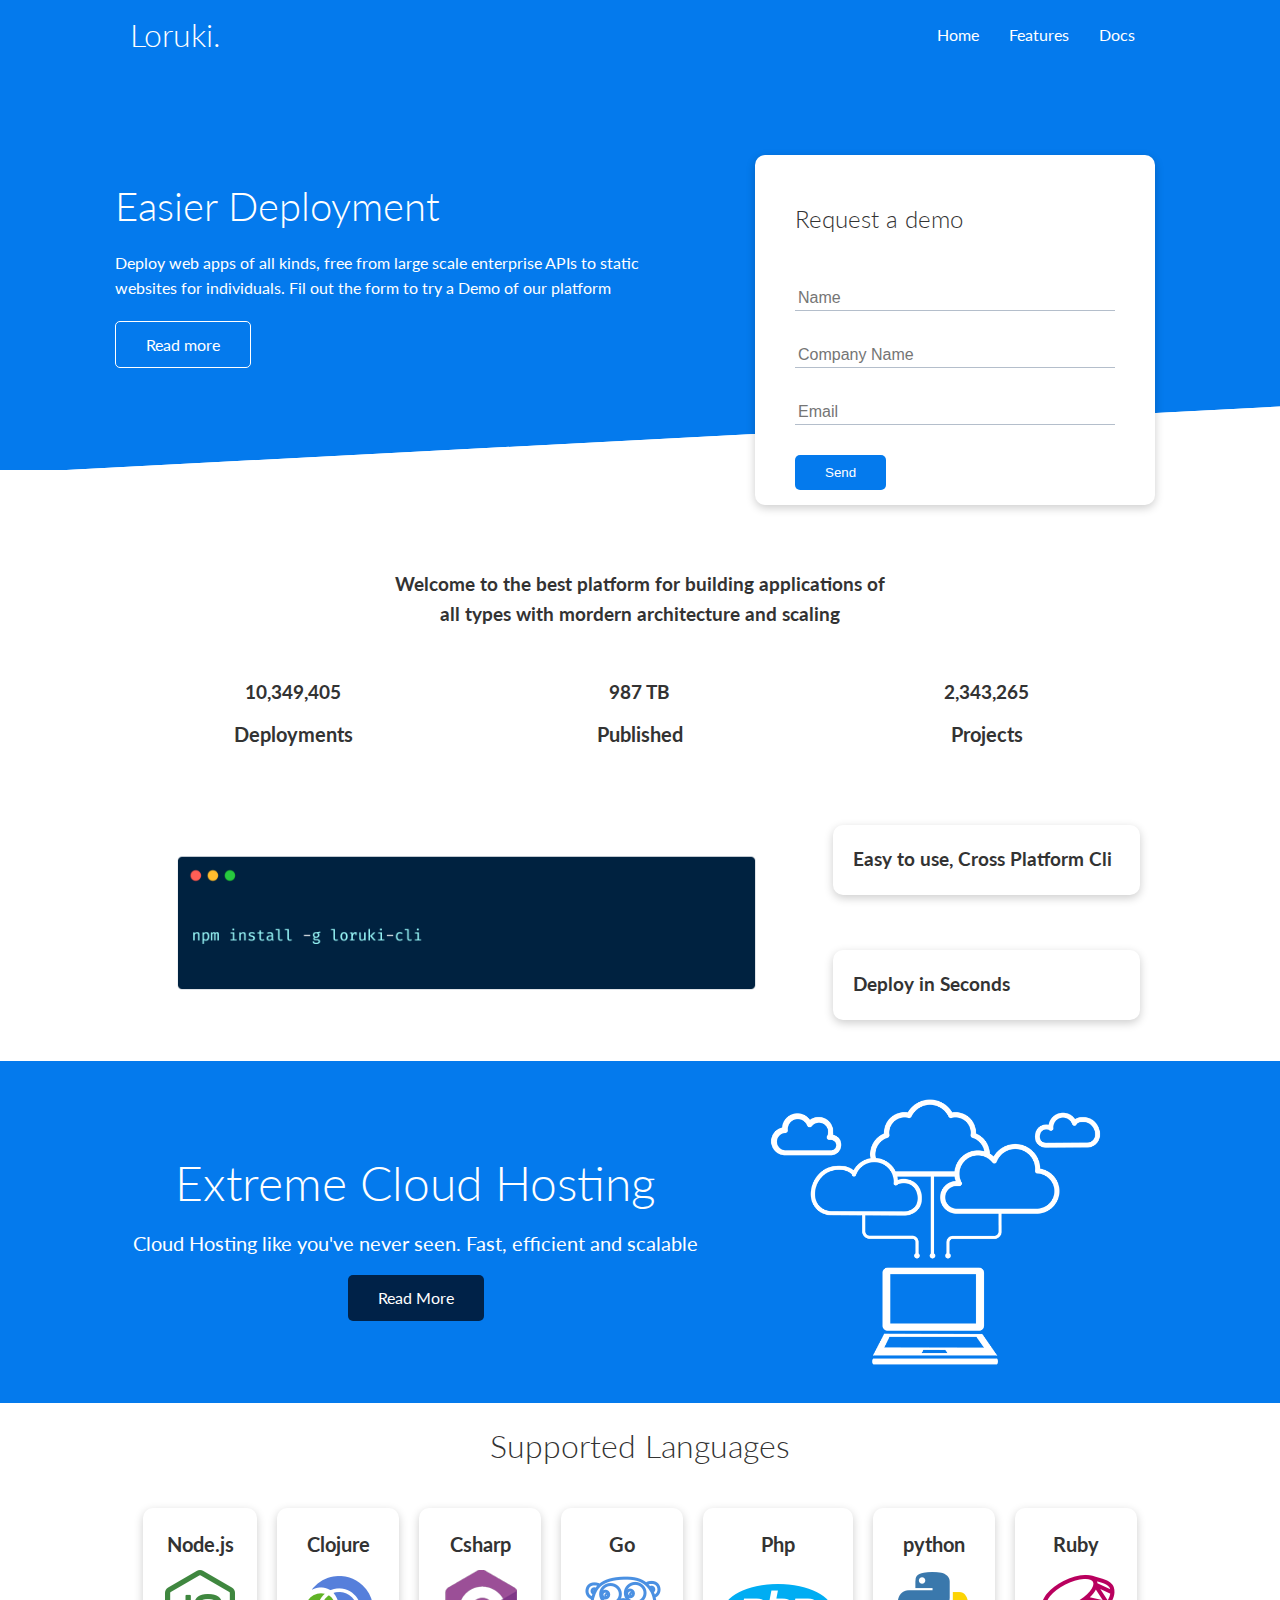
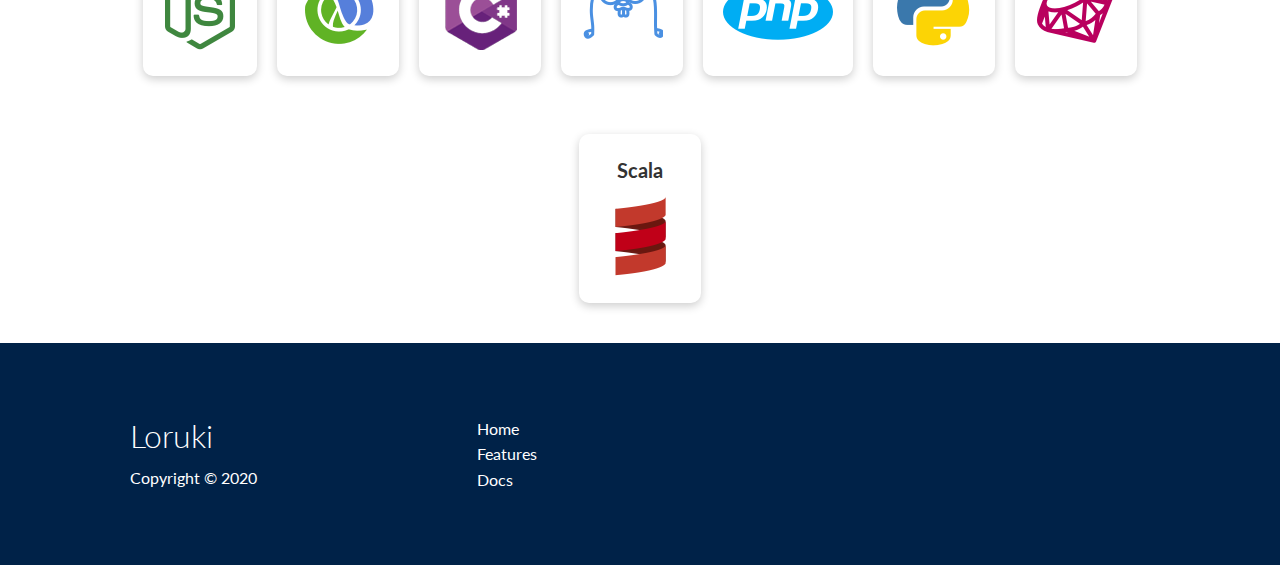
<file: index.html>
<!DOCTYPE html>
<html lang="en">
<head>
    <meta charset="UTF-8">
    <meta name="viewport" content="width=device-width, initial-scale=1.0">
    <link rel="stylesheet" href="https://cdnjs.cloudflare.com/ajax/libs/font-awesome/5.15.1/css/all.min.css" integrity="sha512-+4zCK9k+qNFUR5X+cKL9EIR+ZOhtIloNl9GIKS57V1MyNsYpYcUrUeQc9vNfzsWfV28IaLL3i96P9sdNyeRssA==" crossorigin="anonymous" />
    <link rel="stylesheet" href="css/utilities.css">
    <link rel="stylesheet" href="css/style.css">
    <title>Loruki | Cloud Hosting For Everyone</title>
</head>
<body>
    <!-- Navbar -->
    <div class="navbar">
        <div class="container flex">
            <h1 class="logo">Loruki.</h1>
            <nav>
                <ul>
                    <li><a href="index.html">Home</a></li>
                    <li><a href="features.html">Features</a></li>
                    <li><a href="docs.html">Docs</a></li>
                </ul>
            </nav>
        </div>
    </div>

    <!-- Showcase -->
    <section class="showcase">
        <div class="container grid">
            <div class="showcase-text">
                <h1>Easier Deployment</h1>
                <p>Deploy web apps of all kinds,
                    free from large scale enterprise
                    APIs to static websites for 
                    individuals. Fil out the form to try a Demo 
                    of our platform
                </p>
                <a href="features.html" class="btn btn-outline">Read more</a>
            </div>

            <div class="showcase-form card">
                <h2>Request a demo</h2>
                <form name="contact" method="POST" netlify-honeypot="bot-field" data-netlify="true">
                    <input type="hidden" name="form-name" value="contact">
                    <p class="hidden">
                        <label>Don’t fill this out if you're human: <input name="bot-field" /></label>
                      </p>
                    <div class="form-control">
                        <input type="text" name="Name" placeholder="Name" required>
                    </div>
                    <div class="form-control">
                        <input type="text" name="Company" placeholder="Company Name" required>
                    </div>
                    <div class="form-control">
                        <input type="text" name="email" placeholder="Email" required>

                    </div>
                    <input type="submit" value="Send" class="btn btn-primary">
                </form>
            </div>
        </div>
    </section>
<!-- Stats -->
<section class="stats">
    <div class="container">
        <h3 class="stats-heading text-center my-1">
            Welcome to the best platform for building applications
            of all types with mordern architecture and scaling
        </h3>

        <div class="grid grid-3 text-center my-4">
            <div>
                <i class="fas fa-server fa-3x"></i>
                <h3>10,349,405</h3>
                <p class="text-secondary">Deployments</p>
            </div>
            <div>
                <i class="fas fa-upload fa-3x"></i>
                <h3>987 TB</h3>
                <p class="text-secondary">Published</p>
            </div>
            <div>
                <i class="fas fa-project-diagram fa-3x"></i>
                <h3>2,343,265</h3>
                <p class="text-secondary">Projects</p>
            </div>
        </div>
    </div>
</section>
    
<!-- Cli -->
<section class="cli">
    <div class="container grid">
        <img src="images/cli.png" alt="">
        <div class="card">
            <h3>Easy to use, Cross Platform Cli</h3>
        </div>
        <div class="card">
            <h3>Deploy in Seconds</h3>
        </div>
    </div>
</section>
<!-- Cloud -->
<section class="cloud bg-primary my-2 py-2">
<div class="container grid">
    <div class="text-center">
        <h2 class="lg">Extreme Cloud Hosting</h2>
        <p class="lead my-1">Cloud Hosting like you've never
            seen. Fast, efficient and scalable
        </p>
        <a href="features.html" class="btn btn-dark">Read More</a>
    </div>
    <img src="images/cloud.png" alt="">
</div>
</section>

<!-- language -->
  <section class="languages">
    <h2 class="md text-center my-2">
        Supported Languages
    </h2>
    <div class="container flex">
        <div class="card">
         <h4>Node.js</h4>
         <img src="images/logos/node.png" alt="">
        </div>
        <div class="card">
         <h4>Clojure</h4>
         <img src="images/logos/clojure.png" alt="">
        </div>
        <div class="card">
         <h4>Csharp</h4>
         <img src="images/logos/csharp.png" alt="">
        </div>
        <div class="card">
         <h4>Go</h4>
         <img src="images/logos/go.png" alt="">
        </div>
        <div class="card">
         <h4>Php</h4>
         <img src="images/logos/php.png" alt="">
        </div>
        <div class="card">
         <h4>python</h4>
         <img src="images/logos/python.png" alt="">
        </div>
        <div class="card">
         <h4>Ruby</h4>
         <img src="images/logos/ruby.png" alt="">
        </div>
        <div class="card">
         <h4>Scala</h4>
         <img src="images/logos/scala.png" alt="">
        </div>
    </div>
  </section>

  <!-- Footer -->
  <footer class="footer bg-dark py-5">
      <div class="container grid grid-3">
          <div>
              <h1>Loruki

              </h1>
              <p>Copyright &copy; 2020</p>
          </div>
          <nav>
              <ul>
                  <li><a href="index.html">Home</a></li>
                  <li><a href="features.html">Features</a></li>
                  <li><a href="docs.html">Docs</a></li>
              </ul>
          </nav>
          <div class="social">
              <a href="#"><i class="fab fa-github fa-2x"></i></a>
              <a href="#"><i class="fab fa-facebook fa-2x"></i></a>
              <a href="#"><i class="fab fa-instagram fa-2x"></i></a>
              <a href="#"><i class="fab fa-twitter fa-2x"></i></a>
          </div>
      </div>
  </footer>

</body>
</html>
</file>
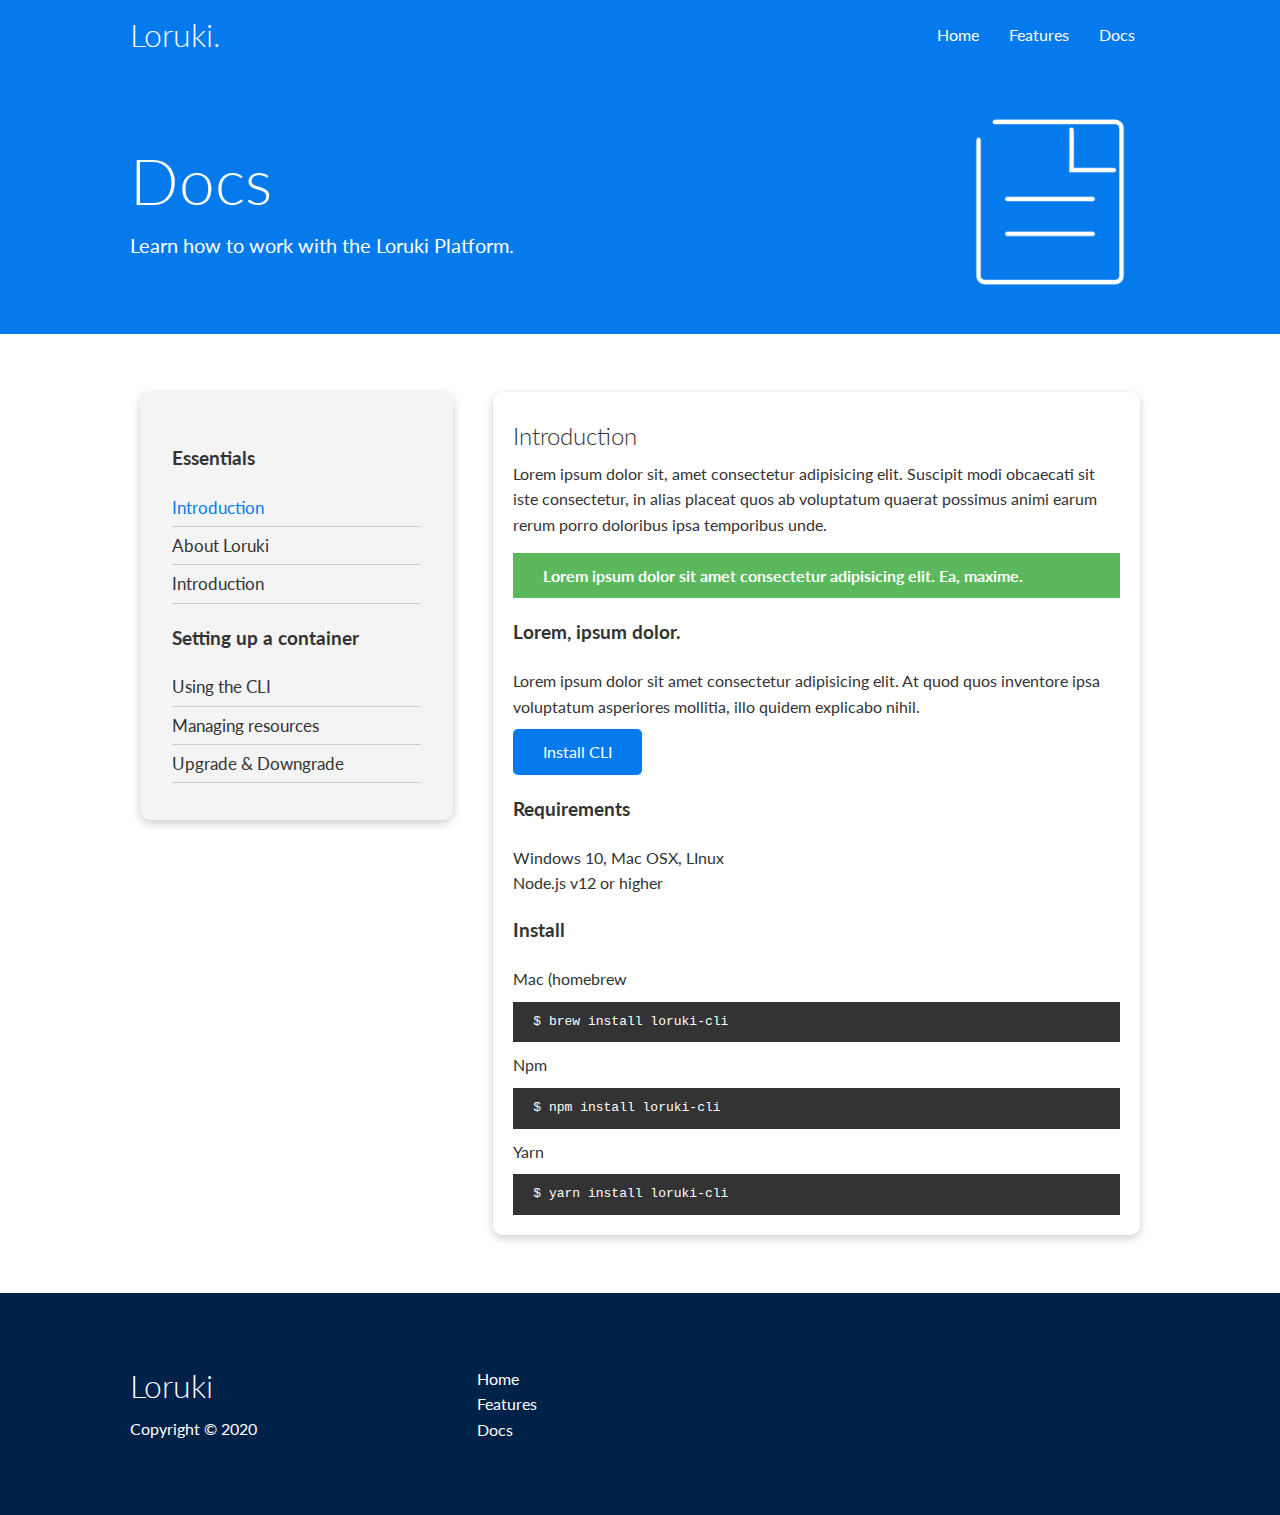
<file: docs.html>
<!DOCTYPE html>
<html lang="en">
<head>
    <meta charset="UTF-8">
    <meta name="viewport" content="width=device-width, initial-scale=1.0">
    <link rel="stylesheet" href="https://cdnjs.cloudflare.com/ajax/libs/font-awesome/5.15.1/css/all.min.css" integrity="sha512-+4zCK9k+qNFUR5X+cKL9EIR+ZOhtIloNl9GIKS57V1MyNsYpYcUrUeQc9vNfzsWfV28IaLL3i96P9sdNyeRssA==" crossorigin="anonymous" />
    <link rel="stylesheet" href="css/utilities.css">
    <link rel="stylesheet" href="css/style.css">
    <title>Loruki | Cloud Hosting For Everyone</title>
</head>
<body>
    <!-- Navbar -->
    <div class="navbar">
        <div class="container flex">
            <h1 class="logo">Loruki.</h1>
            <nav>
                <ul>
                    <li><a href="index.html">Home</a></li>
                    <li><a href="features.html">Features</a></li>
                    <li><a href="docs.html">Docs</a></li>
                </ul>
            </nav>
        </div>
    </div>

    <!-- Head -->
    <section class="docs-head bg-primary py-3">
        <div class="container grid">
            <div>
            <h1 class="xl">Docs</h1>
            <p class="lead">
                Learn how to work with the Loruki Platform.
            </p>
            </div>
            <img src="images/docs.png" alt="">
       </div>
    </section>

    <!-- Docs main -->

    <section class="docs-main my-4">
        <div class="container grid">
            <div class="card bg-light p-3">
                <h3 class="my-2">Essentials</h3>
                <nav>
                    <ul>
                        <li><a class="text-primary" href="#">Introduction</a></li>
                        <li><a href="#">About Loruki</a></li>
                        <li><a href="#">Introduction</a></li>
                    </ul>
                </nav>

                <h3 class="my-2">Setting up a container</h3>
                <nav>
                    <ul>
                        <li><a href="#">Using the CLI</a></li>
                        <li><a href="#">Managing resources</a></li>
                        <li><a href="#">Upgrade & Downgrade</a></li>
                    </ul>
                </nav>
            </div>
            <div class="card">
                <h2>Introduction</h2>
                <p>Lorem ipsum dolor sit, amet consectetur 
                    adipisicing elit. Suscipit modi obcaecati 
                    sit iste consectetur, in alias placeat quos 
                    ab voluptatum quaerat possimus animi earum 
                    rerum porro doloribus ipsa temporibus unde.</p>
                    <div class="alert alert-success">
                        <i class="fas fa-info"></i>Lorem ipsum dolor sit amet 
                        consectetur adipisicing elit. Ea, maxime.
                    </div>
                    <h3>Lorem, ipsum dolor.</h3>
                    <p>Lorem ipsum dolor sit amet consectetur 
                        adipisicing elit. At quod quos inventore ipsa voluptatum asperiores mollitia, 
                        illo quidem explicabo nihil.</p>
                        <a href="#" class="btn btn-primary">Install CLI</a>

                        <h3>Requirements</h3>
                        <ul>
                            <li>Windows 10, Mac OSX, LInux</li>
                            <li>Node.js v12 or higher</li>
                        </ul>

                        <h3>Install</h3>
                        <p>Mac (homebrew</p>
                        <pre><code>$ brew install loruki-cli</code></pre>
                        <p>Npm</p>
                        <pre><code>$ npm install loruki-cli</code></pre>
                        <p>Yarn</p>
                        <pre><code>$ yarn install loruki-cli</code></pre>
            </div>
        </div>
    </section>



  <!-- Footer -->
  <footer class="footer bg-dark py-5">
      <div class="container grid grid-3">
          <div>
              <h1>Loruki

              </h1>
              <p>Copyright &copy; 2020</p>
          </div>
          <nav>
              <ul>
                  <li><a href="index.html">Home</a></li>
                  <li><a href="features.html">Features</a></li>
                  <li><a href="docs.html">Docs</a></li>
              </ul>
          </nav>
          <div class="social">
              <a href="#"><i class="fab fa-github fa-2x"></i></a>
              <a href="#"><i class="fab fa-facebook fa-2x"></i></a>
              <a href="#"><i class="fab fa-instagram fa-2x"></i></a>
              <a href="#"><i class="fab fa-twitter fa-2x"></i></a>
          </div>
      </div>
  </footer>

</body>
</html>
</file>
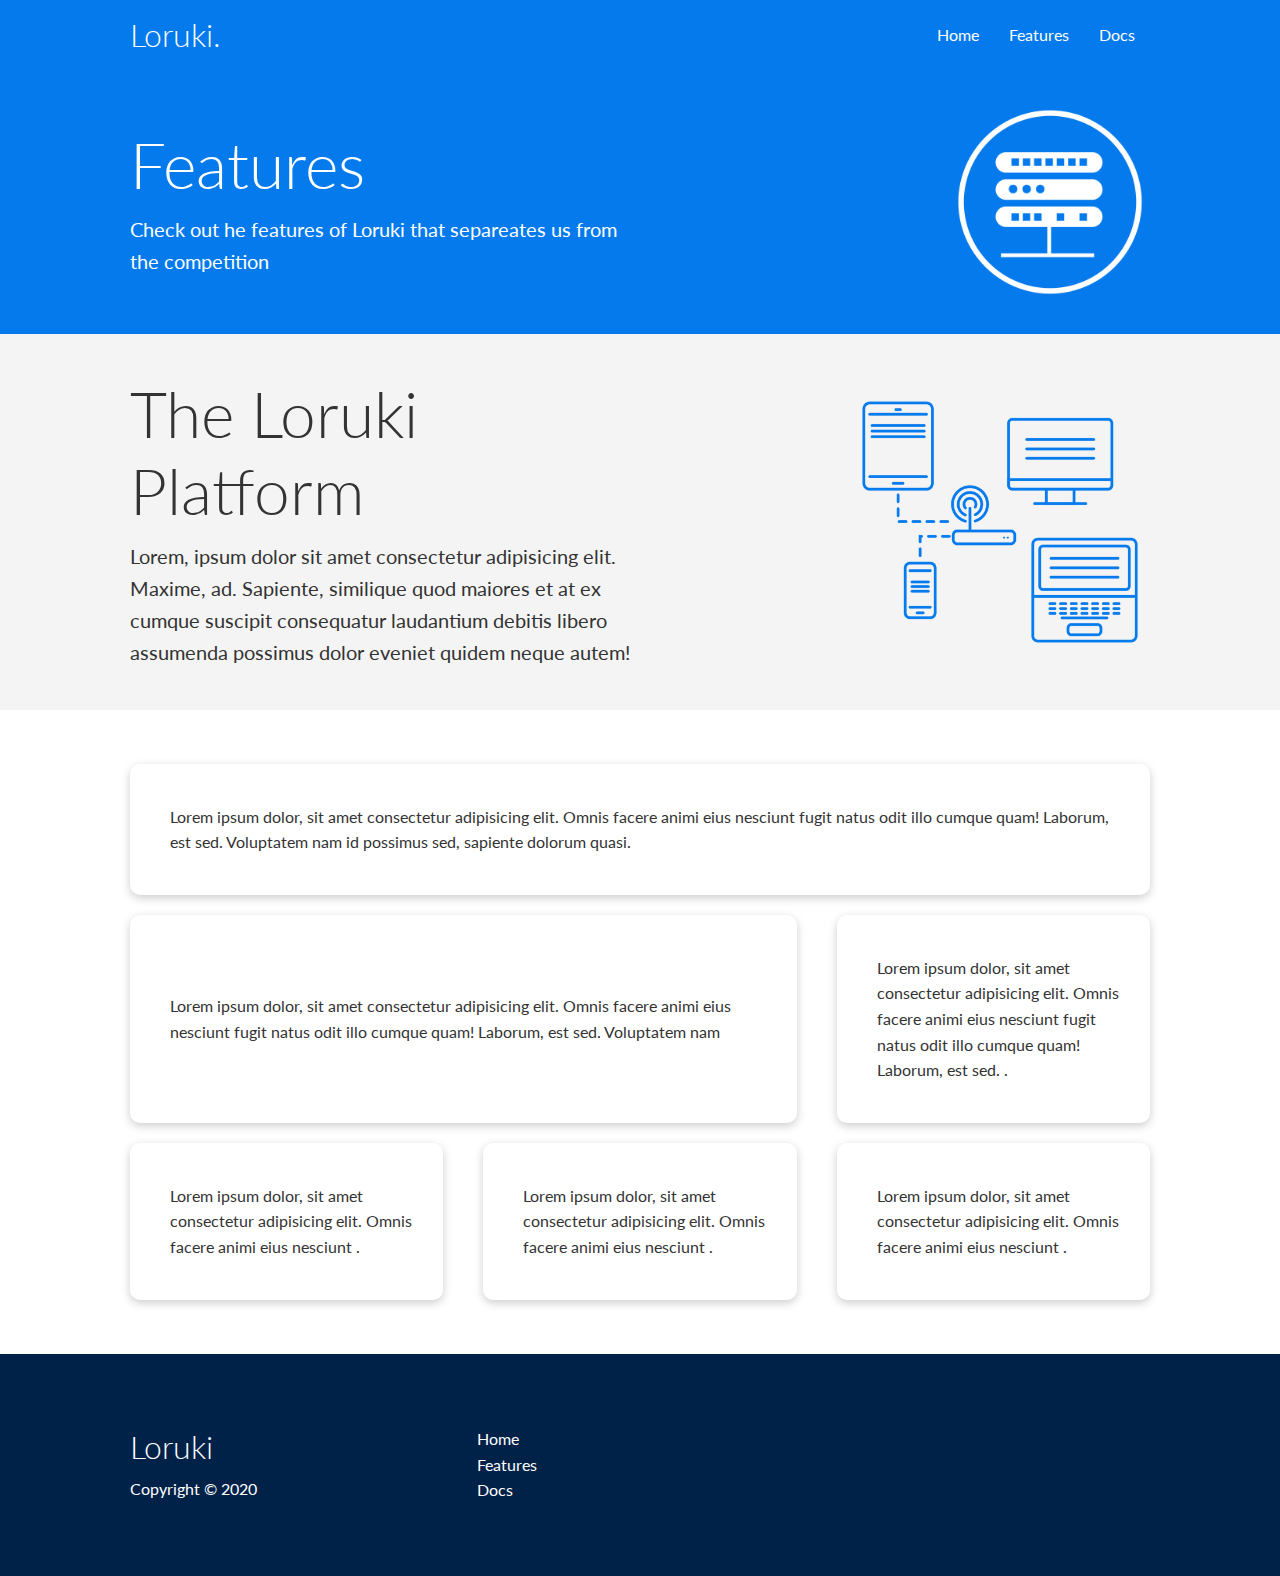
<file: features.html>
<!DOCTYPE html>
<html lang="en">
<head>
    <meta charset="UTF-8">
    <meta name="viewport" content="width=device-width, initial-scale=1.0">
    <link rel="stylesheet" href="https://cdnjs.cloudflare.com/ajax/libs/font-awesome/5.15.1/css/all.min.css" integrity="sha512-+4zCK9k+qNFUR5X+cKL9EIR+ZOhtIloNl9GIKS57V1MyNsYpYcUrUeQc9vNfzsWfV28IaLL3i96P9sdNyeRssA==" crossorigin="anonymous" />
    <link rel="stylesheet" href="css/utilities.css">
    <link rel="stylesheet" href="css/style.css">
    <title>Loruki | Cloud Hosting For Everyone</title>
</head>
<body>
    <!-- Navbar -->
    <div class="navbar">
        <div class="container flex">
            <h1 class="logo">Loruki.</h1>
            <nav>
                <ul>
                    <li><a href="index.html">Home</a></li>
                    <li><a href="features.html">Features</a></li>
                    <li><a href="docs.html">Docs</a></li>
                </ul>
            </nav>
        </div>
    </div>

    <!-- Head -->
    <section class="features-head bg-primary py-3">
        <div class="container grid">
            <div>
            <h1 class="xl">Features</h1>
            <p class="lead">
                Check out he features of Loruki
                that separeates us from the 
                competition
            </p>
            </div>
            <img src="images/server.png" alt="">
       </div>
    </section>

<!-- Sub Head -->
<section class="features-sub-head bg-light py-3">
    <div class="container grid">
        <div>
            <h1 class="xl">The Loruki Platform</h1>
            <p class="lead">
                Lorem, ipsum dolor sit amet consectetur adipisicing 
                elit. Maxime, ad. Sapiente, similique quod maiores
                 et at ex cumque suscipit consequatur 
                 laudantium debitis libero 
                assumenda possimus dolor eveniet quidem neque autem!
            </p>
            </div>
            <img src="images/server2.png" alt="">
    </div>
</section>

<section class="features-main my-2">
    <div class="container grid grid-3">
        <div class="card flex">
            <i class="fas fa-server fa-3x"></i>
            <p>Lorem ipsum dolor, sit amet consectetur 
                adipisicing elit. Omnis facere animi eius nesciunt
                 fugit natus odit illo cumque quam! Laborum, est sed.
                 Voluptatem nam id 
                possimus sed, sapiente dolorum quasi.</p>
        </div>
        <div class="card flex">
            <i class="fas fa-server fa-3x"></i>
            <p>Lorem ipsum dolor, sit amet consectetur 
                adipisicing elit. Omnis facere animi eius nesciunt
                 fugit natus odit illo cumque quam! Laborum, est sed.
                 Voluptatem nam </p>
        </div>
        <div class="card flex">
            <i class="fas fa-upload fa-3x"></i>
            <p>Lorem ipsum dolor, sit amet consectetur 
                adipisicing elit. Omnis facere animi eius nesciunt
                 fugit natus odit illo cumque quam! Laborum, est sed.
                 .</p>
        </div>
        <div class="card flex">
            <i class="fas fa-laptop-code fa-3x"></i>
            <p>Lorem ipsum dolor, sit amet consectetur 
                adipisicing elit. Omnis facere animi eius nesciunt
                 .</p>
        </div>
        <div class="card flex">
            <i class="fas fa-database fa-3x"></i>
            <p>Lorem ipsum dolor, sit amet consectetur 
                adipisicing elit. Omnis facere animi eius nesciunt
                 .</p>
        </div>
        <div class="card flex">
            <i class="fas fa-power-off fa-3x"></i>
            <p>Lorem ipsum dolor, sit amet consectetur 
                adipisicing elit. Omnis facere animi eius nesciunt
                 .</p>
        </div>
    </div>
</section>

  <!-- Footer -->
  <footer class="footer bg-dark py-5">
      <div class="container grid grid-3">
          <div>
              <h1>Loruki

              </h1>
              <p>Copyright &copy; 2020</p>
          </div>
          <nav>
              <ul>
                  <li><a href="index.html">Home</a></li>
                  <li><a href="features.html">Features</a></li>
                  <li><a href="docs.html">Docs</a></li>
              </ul>
          </nav>
          <div class="social">
              <a href="#"><i class="fab fa-github fa-2x"></i></a>
              <a href="#"><i class="fab fa-facebook fa-2x"></i></a>
              <a href="#"><i class="fab fa-instagram fa-2x"></i></a>
              <a href="#"><i class="fab fa-twitter fa-2x"></i></a>
          </div>
      </div>
  </footer>

</body>
</html>
</file>
<file: css/utilities.css>
.container {
    max-width: 1100px;
    margin: 0 auto;  
    overflow: auto;
    padding: 0 40px;
}

.card {
    background-color: #fff;
    color: #333;
    border-radius: 10px;
    box-shadow: 0 3px 10px rgba(0,0,0,0.2);
    padding: 20px;
    margin: 10px;
}

.btn {
    display: inline-block;
    padding: 10px 30px;
    cursor: pointer;
    background: var(--primary-color);
    color: #fff;
    border: none;
    border-radius: 5px;
}

.btn-outline {
    background-color: transparent;
    border: 1px #fff solid;
}

.btn:hover {
    transform: scale(0.9);
}

/* Backgrounds & colored buttons */

.bg-primary, .btn-primary {
    background-color: var(--primary-color);
    color: #fff;
}

.bg-secondary, .btn-secondary {
    background-color: var(--secondary-color);
    color: #fff;
}

.bg-dark, .btn-dark {
    background-color: var(--dark-color);
    color: #fff;
}

.bg-light, .btn-light {
    background-color: var(--light-color);
    color: #333;
}

.bg-primary a,
.btn-primary a,
.bg-secondary a,
.btn-secondary a,
.bg-dark a,
.btn-dark a {
    color: #fff;
}

/* Text colors */

.text-primary {
    color: var(--primary-color);
   
}

.text-secondary {
    color: var(--secondary-color);
    
}

.text-dark {
    color: var(--dark-color);
    
}

.text-light {
    color: var(--light-color);
    
}

/* Text sizes */

.lead {
    font-size: 20px;
}

.sm {
    font-size: 1rem;
}

.md {
    font-size: 2rem;
}

.lg {
    font-size: 3rem;
}

.xl {
    font-size: 4rem;
}

.text-center {
    text-align: center;
}

/* Alert */
.alert {
    background-color: var(--light-color);
    padding: 10px 20px;
    font-weight: bold;
    margin: 15px 0;
}

.alert i {
    margin-right: 10px;
}

.alert-success {
    background-color: var(--success-color);
    color: #fff;
}

.alert-error {
    background-color: var(--error-color);
    color: #fff;
}

.flex {
    display: flex;
    justify-content: center;
    align-items: center;
    height: 100%;
}

.grid {
    display: grid;
    grid-template-columns: repeat(2, 1fr);
    gap: 20px;
    justify-content: center;
    align-items: center;
    height: 100%;
}

.grid-3 {
    grid-template-columns: repeat(3, 1fr);
}

/* Margin */
.my-1 {
    margin: 1rem 0;
}

.my-2 {
    margin: 1.5rem 0;
}

.my-3 {
    margin: 2rem;
}

.my-4 {
    margin: 3rem 0;
}

.my-5 {
    margin: 4rem 0;
}

.m-1 {
    margin: 1rem;
}

.m-2 {
    margin: 1.5rem;
}

.m-3 {
    margin: 2rem;
}

.m-4 {
    margin: 3rem;
}

.m-5 {
    margin: 4rem;
}

/* Padding */

.py-1 {
    padding: 1rem 0;
}

.py-2 {
    padding: 1.5rem 0;
}

.py-3 {
    padding: 2rem;
}

.py-4 {
    padding: 3rem 0;
}

.py-5 {
    padding: 4rem 0;
}

.p-1 {
    padding: 1rem;
}

.p-2 {
    padding: 1.5rem;
}

.p-3 {
    padding: 2rem;
}

.p-4 {
    padding: 3rem;
}

.p-5 {
    padding: 4rem;
}
</file>
<file: css/style.css>
@import url('https://fonts.googleapis.com/css2?family=Lato:wght@300&display=swap');

:root {
    --primary-color:  #047aed;
    --secondary-color:  ##1c3fa8;;
    --dark-color:  #002248;
    --light-color:  #f4f4f4;
    --success-color: #5cb85c;
    --error-color: #d9534f;
}

*{
    box-sizing: border-box;
    padding:  0;
    margin: 0;

}

body{
    font-family: 'lato', sans-serif;
    color: #333;
    line-height: 1.6;
}

ul{
    list-style-type: none;
}

a{
    text-decoration: none;
    color: #333;
}

h1,
h2{
    font-weight: 300;
    line-height: 1.2;
    margin: 10px 0;
}

p{
    margin: 10px 0;
}

img{
    width: 100%;
}

code, pre {
    background: #333;
    color: #fff;
    padding: 10px;

}

.hidden {
    visibility: hidden;
    height: 0;

}

/* Navbar */
.navbar {
    background-color: var(--primary-color);
    color: #fff;
    height: 70px;
}

.navbar ul {
    display: flex;
}

.navbar a {
    color: white;
    padding: 10px;
    margin: 0 5px;
}

.navbar a:hover {
    border-bottom: 2px #fff solid;
}

.navbar .flex {
    justify-content: space-between;
}

/* Showcase */
.showcase {
    height: 400px;
    background-color:  var(--primary-color);
    color: #fff;
    position: relative; 
}

.showcase h1 {
    font-size: 40px;
}

.showcase p {
    margin: 20px 0;
}

.showcase .grid {
    overflow: visible;
    grid-template-columns: 55% 45%;
    gap: 30px;
}

.showcase-text {
    animation: slideInFromLeft 1s ease-in;
}

.showcase-form {
    position: relative;
    top: 60px;
    height: 350px;
    width: 400px;
    padding: 40px;
    z-index: 100;
    justify-self: flex-end;
    animation: slideInFromRight 1s ease-in;

}

.showcase-form .form-control {
    margin: 30px 0;
}

.showcase-form input[type='text'],
.showcase-form input[type='email'] {
    border: 0;
    border-bottom: 1px solid #b4becb;
    width: 100%;
    padding: 3px;
    font-size: 16px;
}

.showcase-form input:focus {
    outline: none;
}

.showcase::before,
.showcase::after {
    content: '';
    position: absolute;
    height: 100px;
    bottom: -70px;
    right: 0;
    left: 0;
    background: #fff;
    transform: skewY(-3deg);
    -webkit-transform: skewY(-3deg);
    -moz-transform: skewY(-3deg);
    -ms-transform: skewY(-3deg);
}

/* Stats */
.stats {
    padding-top: 100px;
    animation: slideInFromBottom 1s ease-in;

}

.stats-heading {
    max-width: 500px;
    margin: auto;
}

.stats.grid h3 {
    font-size: 35px;
}

.stats .grid p {
    font-size: 20px;
    font-weight: bold;
}

/* Cli */
.cli .grid {
    grid-template-columns: repeat(3, 1fr);
    grid-template-rows: repeat(2, 1fr);
}

.cli .grid > *:first-child {
    grid-column: 1 / span 2;
    grid-row: 1 / span 2;
}

/* Cloud */

.cloud .grid {
    grid-template-columns: 4fr 3fr;
}

/* Languages */

.languages .flex {
    flex-wrap: wrap;
}

.languages .card{
    text-align: center;
    margin: 18px 10px 40px;
    transition: transform 0.2s ease-in;
}

.languages .card h4 {
    font-size: 20px;
    margin-bottom: 10px;
}

.languages .card:hover {
    transform: translateY(-15px);
}

/* Features */
.features-head img, .docs-head img {
    width: 200px;
    justify-self: flex-end;
}

.features-sub-head img {
    width: 300px;
    justify-self: flex-end;
}

.features-main .card > i{
    margin-right: 20px;
}

.features-main .grid {
    padding: 30px;
}

.features-main .grid > *:first-child {
    grid-column: 1 / span 3;
}

.features-main .grid > *:nth-child(2) {
    grid-column: 1 / span 2;
}

/* Docs */
.docs-main h3 {
    margin: 20px 0;
}

.docs-main .grid {
    grid-template-columns: 1fr 2fr;
    align-items: flex-start;
}

.docs-main nav li {
    font-size: 17px;
    padding-bottom: 5px;
    margin-bottom: 5px;
    border-bottom: 1px #ccc solid;
}

.docs-main a:hover {
    font-weight: bold;
}

/* Footer */

.footer .social a{
    margin: 0 10px;
}

/* Animations */

@keyframes slideInFromLeft {
    0%{
        transform: translateX(-100%);
    }

    100% {
        transform: translateX(0);
    }
}

@keyframes slideInFromRight {
    0%{
        transform: translateX(100%);
    }

    100% {
        transform: translateX(0);
    }
}

@keyframes slideInFromTop {
    0%{
        transform: translatey(-100%);
    }

    100% {
        transform: translateX(0);
    }
}

@keyframes slideInFromBottom {
    0%{
        transform: translatey(100%);
    }

    100% {
        transform: translateX(0);
    }
}

/* Tablets and under */
@media(max-width: 768px) {
    .grid,
    .showcase .grid,
    .stats .grid,
    .cli .grid,
    .cloud .grid,
    .features-main .grid,
    .docs-main .grid {
        grid-template-columns: 1fr;
        grid-template-rows: 1fr;
    }

    .showcase {
        height: auto;
    }

    .showcase-text {
        text-align: center;
        margin-top: 40px;
        animation: slideInFromTop 1s ease-in;

    }

    .showcase-form {
        justify-self: center;
        margin: auto;
        animation: slideInFromBottom 1s ease-in;
    }

    .cli .grid > *:first-child {
        grid-column: 1;
        grid-row: 1;
    }

    .features-head,
    .features-sub-head,
    .docs-head {
        text-align: center;
    }
    .features-head img,
    .features-sub-head img,
    .docs-head img {
        justify-self: center;
    }

    .features-main .grid > *:first-child,
    .features-main .grid > *:nth-child(2) {
        grid-column: 1;
    }
}

/* Mobile */
@media (max-width: 500px) {
    .navbar {
        height:  110px;
    }
    .navbar .flex {
        flex-direction: column;
    }
    .navbar ul {
        padding: 10px;
        background-color: rgba(0,0,0,0.1);
    }
}
</file>
